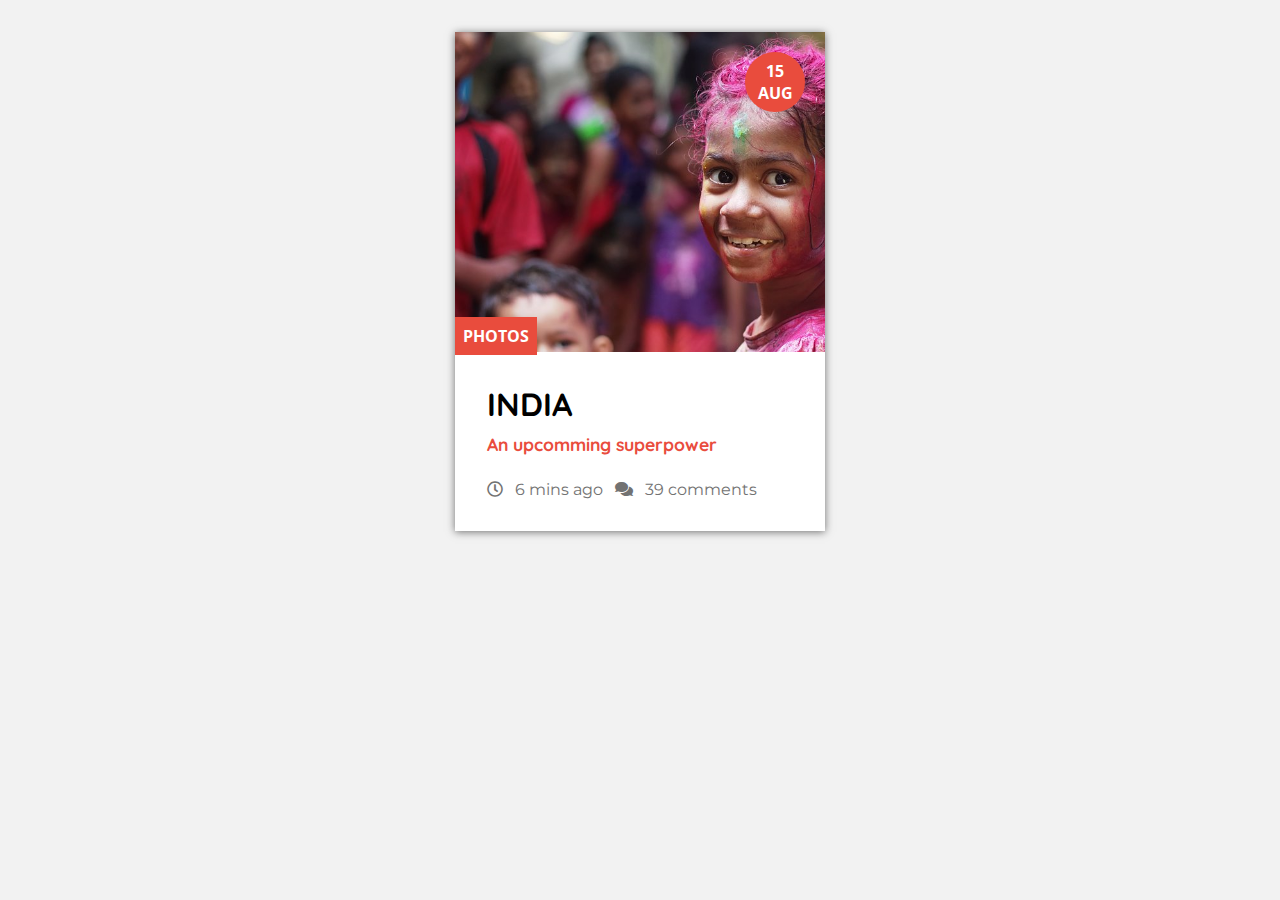
<file: carte_animee/index.html>
<!DOCTYPE html>
<html lang="en">
<head>
    <meta charset="UTF-8">
    <meta name="viewport" content="width=device-width, initial-scale=1.0">
    <title>Carte animée</title>
    <link rel="stylesheet" href="./css/style_principal.css">
    <link rel="stylesheet" href="https://cdnjs.cloudflare.com/ajax/libs/font-awesome/5.14.0/css/all.min.css">
    <link rel="stylesheet" href="http://fonts.googleapis.com/css?family=Open+Sans:400,300,700|Montserrat:400,700">
    <link href="https://fonts.googleapis.com/css2?family=Quicksand:wght@400;500&display=swap" rel="stylesheet"> 

</head>
<body>
    <article class="card">
        <!--Partie supérieure - image-->
        <div class="img_card">
            <div class="voile_blanc">
                <a herf="#">
                </a>
                <div class="date">
                    <div class="jour_mois">15<br/>
                    Aug</div>
                </div>
            </div>
        </div>
        <!--Partie inférieure - contenu-->
        <div class="contenu">
            <div class="block_mouvant">
                <div class="photo">Photos</div>
                <div class="contenu_header">
                    <h1>India</h1>
                    <h2>An upcomming superpower</h2>
                </div>
            </div>
            <div class="extrait">
                <p>India is a vast South Asian country with diverse terrain - from Himalayan peaks to Indian Ocean coastline - and history reaching back 5 millennia.</p>
            </div>
            <div class="comments">
                <span><i class="far fa-clock"></i> 6 mins ago</span>
                <span><i class="fas fa-comments"></i> 39 comments</span>
            </div>
        </div>
    </article>
</body>
</html>
</file>
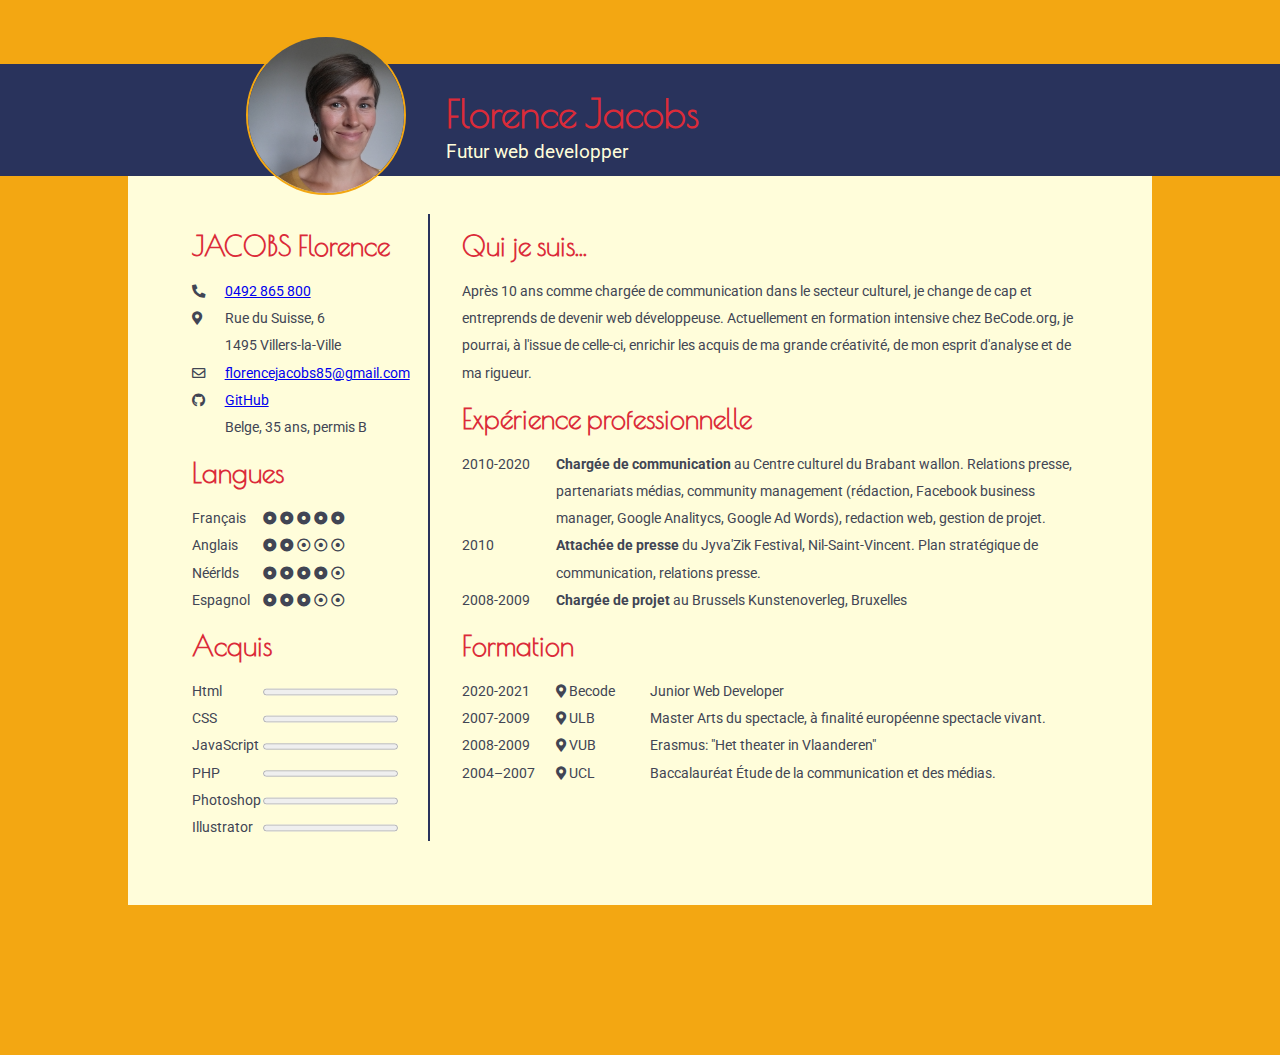
<file: mon_cv/index.html>
<!DOCTYPE html>
<html lang="en">
<head>
    <meta charset="UTF-8">
    <meta name="viewport" content="width=device-width, initial-scale=1.0">
    <title>CV_JACOBS_Florence</title>
    <link rel="stylesheet" href="style.css">
    <link rel="stylesheet" href="https://cdnjs.cloudflare.com/ajax/libs/font-awesome/5.14.0/css/all.min.css">
    <link href="https://fonts.googleapis.com/css2?family=Poiret+One&family=Roboto&display=swap" rel="stylesheet">
</head>
<page>
<body>
    <aside>
        <div class="bandeau">
            <div class="photo">
                <img src="img/profil_FJ.png" alt="Photo FJ">
            </div>
            <div class="nom_fonction">
                <h1>Florence Jacobs</h1>
                <p>Futur web developper</p>
            </div>
        </div>
    </aside>
    <article>
    <div class="container_principal">
        <div class="flex_gauche">
            <div class="section_grid_contact">
                <div class="titre_grid"><h1>JACOBS Florence</h1></div>
                <div><i class="fas fa-phone-alt"></i></div>
                <div class="icone"><a href="tel:+32492 865 800">0492 865 800</a></div>
                <div><i class="fas fa-map-marker-alt"></i></div>
                <div class="icone">Rue du Suisse, 6</br> 1495 Villers-la-Ville</div>
                <div><i class="far fa-envelope"></i></div>
                <div class="icone"><a href="mailto:florencejacobs85@gmail.com">florencejacobs85@gmail.com</a></div>
                <div><i class="fab fa-github"></i></div>
                <div class="icone"><a href="https://github.com/FlorenceJacobs">GitHub</a></div>
                <div> &nbsp;</div>
                <div class="icone">Belge, 35 ans, permis B</div>
            </div>
            <div class="section_grid">
                <div class="titre_grid"><h1>Langues</h1>
                </div>
                <div>Français</div>
                <div><i class="fas fa-dot-circle"></i> <i class="fas fa-dot-circle"></i> <i class="fas fa-dot-circle"></i> <i class="fas fa-dot-circle"></i> <i class="fas fa-dot-circle"></i></div>
                <div>Anglais</div>
                <div><i class="fas fa-dot-circle"></i> <i class="fas fa-dot-circle"></i> <i class="far fa-dot-circle"></i> <i class="far fa-dot-circle"></i> <i class="far fa-dot-circle"></i></div>
                <div>Néérlds</div>
                <div><i class="fas fa-dot-circle"></i> <i class="fas fa-dot-circle"></i> <i class="fas fa-dot-circle"></i> <i class="fas fa-dot-circle"></i> <i class="far fa-dot-circle"></i></div>
                <div>Espagnol</div>
                <div><i class="fas fa-dot-circle"></i> <i class="fas fa-dot-circle"></i> <i class="fas fa-dot-circle"></i> <i class="far fa-dot-circle"></i> <i class="far fa-dot-circle"></i></div>
            </div>
            <div class="section_grid">
                <div class="titre_grid"><h1>Acquis</h1>
                </div>
                <div>Html</div>
                <div><progress value="20%" max="200" color="#db2b39">50%</progress></div>
                <div>CSS</div>
                <div><progress value="20%" max="100">50%</progress></div>
                <div>JavaScript</div>
                <div><progress value="5%" max="100">50%</progress></div>
                <div>PHP</div>
                <div><progress value="5%" max="100">50%</progress></div>
                <div>Photoshop</div>
                <div><progress value="80%" max="100">50%</progress></div>
                <div>Illustrator</div>
                <div><progress value="80%" max="100">50%</progress></div>
            </div>
        </div>
        <div class="flex_droit">
            <div>
                <h1>Qui je suis...</h1>
                <p>Après 10 ans comme chargée de communication dans le secteur culturel, je change de cap et entreprends de devenir web développeuse. Actuellement en formation intensive chez BeCode.org, je pourrai, à l'issue de celle-ci, enrichir les acquis de ma grande créativité, de mon esprit d'analyse et de ma rigueur.</p>
            </div>
            <div class="section_grid_work">
                <div class="titre_grid"><h1>Expérience professionnelle</h1></div>
                <div>2010-2020</div>
                <div><b>Chargée de communication</b> au Centre culturel du Brabant wallon. Relations presse, partenariats médias, community management (rédaction, Facebook business manager, Google Analitycs, Google Ad Words), redaction web, gestion de projet.</div>
                <div>2010</div>
                <div><b>Attachée de presse</b> du Jyva'Zik Festival, Nil-Saint-Vincent. Plan stratégique de communication, relations presse.</div>
                <div>2008-2009</div>
                <div><b>Chargée de projet</b> au Brussels Kunstenoverleg, Bruxelles</div>
            </div>
            <div class="section_grid_education">
                <div class="titre_grid_education"><h1>Formation</h1></div>
                <div>2020-2021</div>
                <div><i class="fas fa-map-marker-alt"></i> Becode</div>
                <div>Junior Web Developer</div>
                <div>2007-2009</div>
                <div><i class="fas fa-map-marker-alt"></i> ULB</div>
                <div>Master Arts du spectacle, à finalité européenne spectacle vivant.
                </div>
                <div>2008-2009</div>
                <div><i class="fas fa-map-marker-alt"></i> VUB</div>
                <div>Erasmus: "Het theater in Vlaanderen" </div>
                <div>2004–2007</div>
                <div><i class="fas fa-map-marker-alt"></i> UCL</div>
                <div>Baccalauréat Étude de la communication et des médias.</div>
            </div>
        </div>
    </div>
</article> 
</body>
</page>
</html>
</file>
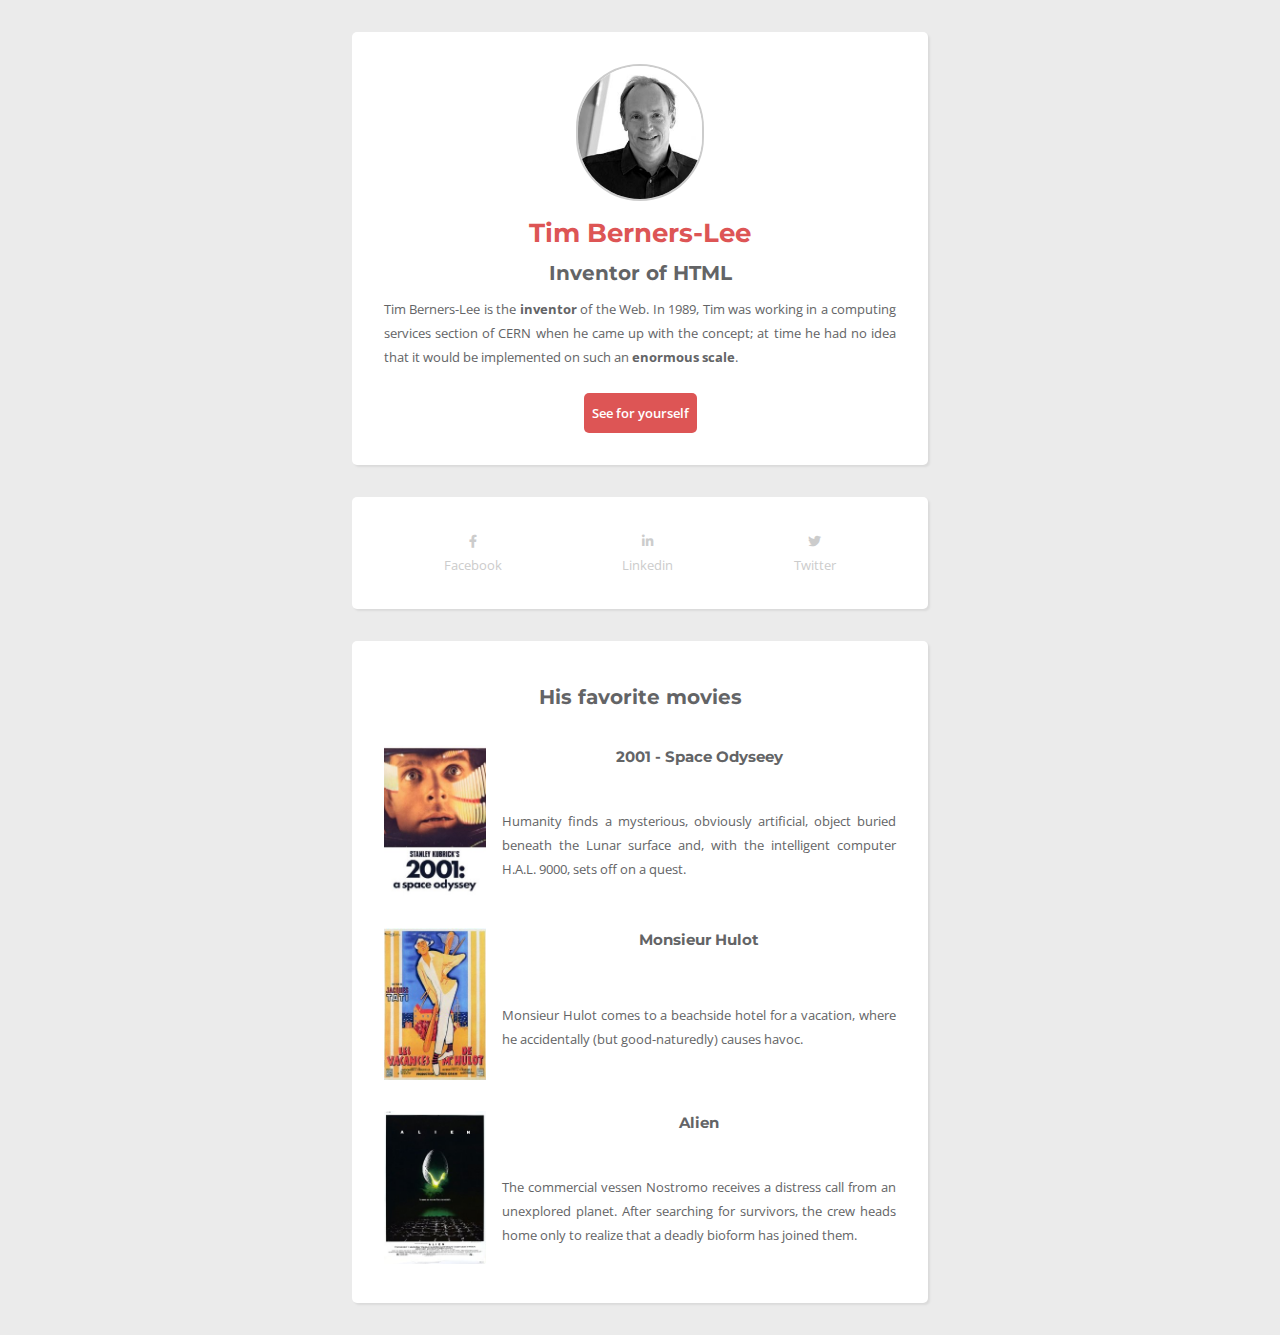
<file: tim_berners_lee/index.html>
<!DOCTYPE html>
<html lang="en">
<head>
    <meta charset="UTF-8">
    <meta name="viewport" content="width=device-width, initial-scale=1.0">
    <title>Tim Berners-Lee</title>
    <link rel="stylesheet" href="style.css">
    <link rel="stylesheet" href="https://cdnjs.cloudflare.com/ajax/libs/font-awesome/5.14.0/css/all.min.css">
    <link rel="stylesheet" href="http://fonts.googleapis.com/css?family=Open+Sans:400,300,700|Montserrat:400,700">
</head>
<body>
    <article>
        <div class="item_flex intro">
            <div class="profil"><img src="img/TBL_profil.jpg"></div>
            <h1>Tim Berners-Lee</h1>
            <h2>Inventor of HTML</h2>
            <p>Tim Berners-Lee is the <b>inventor</b> of the Web. In 1989, Tim was working in a computing services section of CERN when he came up with the concept; at time he had no idea that it would be implemented on such an <b>enormous scale</b>.</p>
            <p>&nbsp;</p>
            <div class="bouton"><p><a href="https://fr.wikipedia.org/wiki/Tim_Berners-Lee">See for yourself</a></p>
            </div>
        </div>
        <aside>
            <div class="item_flex social_links">
                <div><i class="fab fa-facebook-f"></i>
                <p>Facebook</p>
                </div>
                <div><i class="fab fa-linkedin-in"></i>
                <p>Linkedin</p>
                </div>
                <div><i class="fab fa-twitter"></i>
                <p>Twitter</p>
                </div>
            </div>
        </aside>
        <div class="item_flex film">
            <h2>His favorite movies</h2>
            <p>&nbsp;</p>
            <div class="film_grid">
                <div class="affiche"><img src="img/space_odyssey.jpg"></div>
                <div class="titre"><h3>2001 - Space Odyseey</h3></div>
                <div class="synopsis"><p>Humanity finds a mysterious, obviously artificial, object buried beneath the Lunar surface and, with the intelligent computer H.A.L. 9000, sets off on a quest.</p></div>
            </div>
            <p>&nbsp;</p>
            <div class="film_grid">
                <div class="affiche"><img src="img/vacances_hulot.jpg"></div>
                <div class="titre"><h3>Monsieur Hulot</h3></div>
                <div class="synopsis"><p>Monsieur Hulot comes to a beachside hotel for a vacation, where he accidentally (but good-naturedly) causes havoc.</p></div>
            </div>
            <p>&nbsp;</p>
            <div class="film_grid">
                <div class="affiche"><img src="img/alien.jpg"></div>
                <div class="titre"><h3>Alien</h3></div>
                <div class="synopsis"><p>The commercial vessen Nostromo receives a distress call from an unexplored planet. After searching for survivors, the crew heads home only to realize that a deadly bioform has joined them.</p></div>
            </div>
        </div>
    </article>
</body>
</html>
</file>
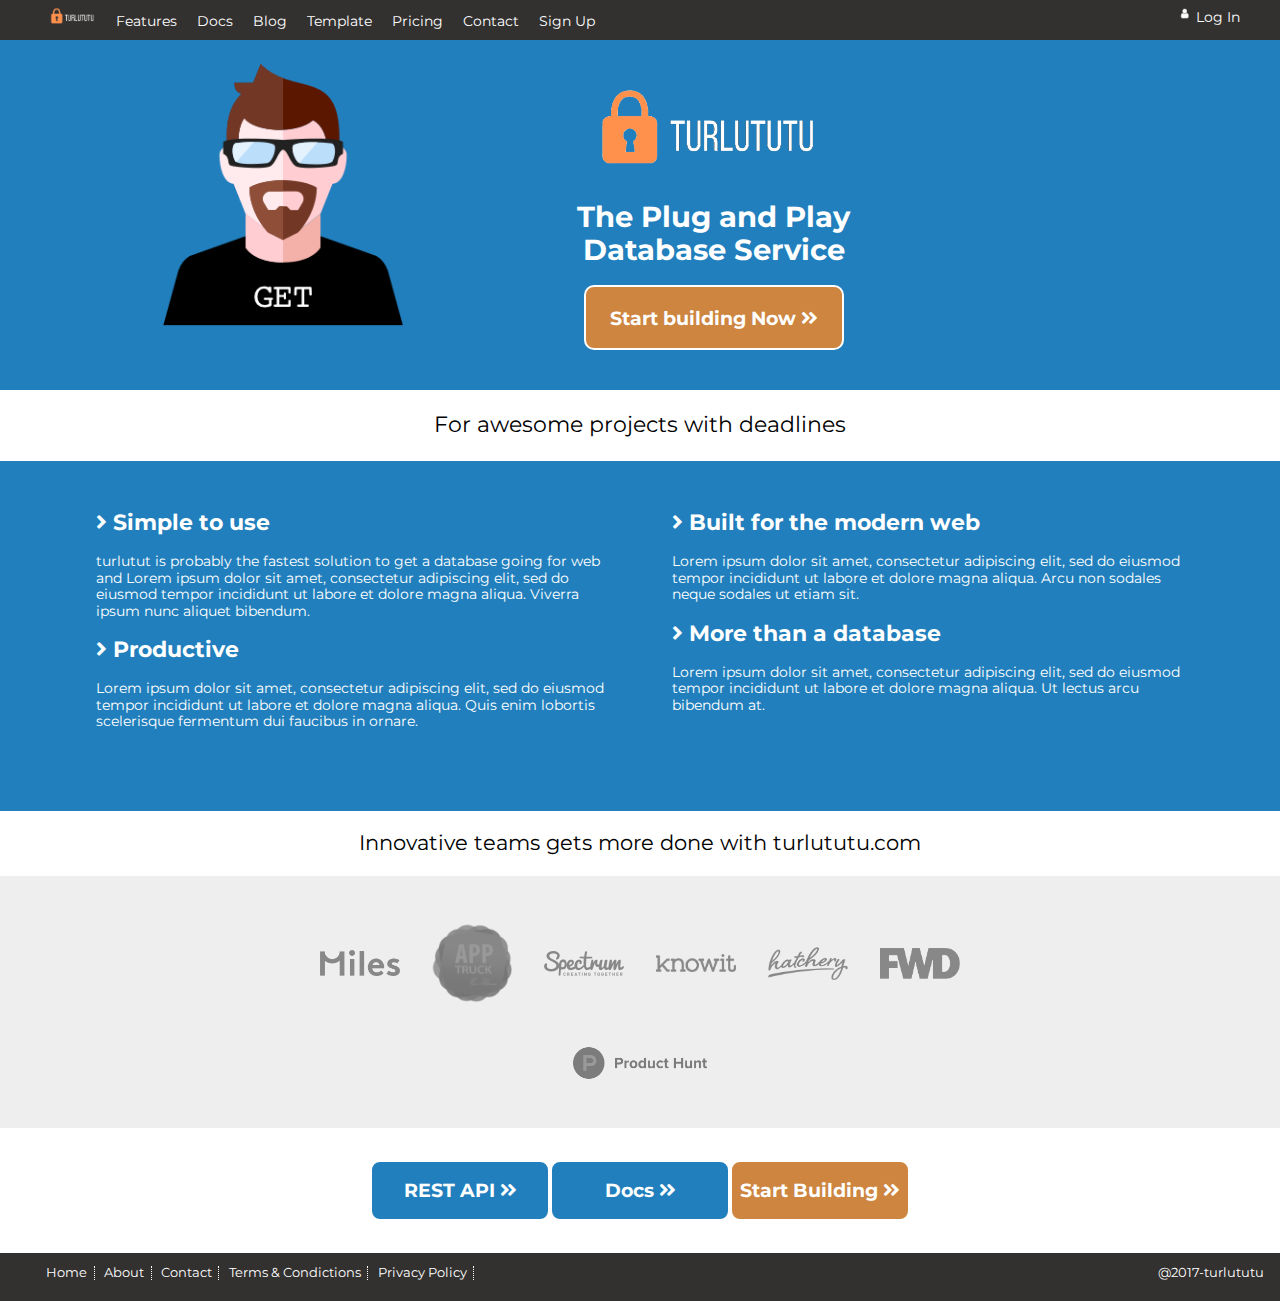
<file: turlututu/index.html>
<!DOCTYPE html>
<html lang="en">
                           <!---------Head----------->
<head>
    <meta charset="UTF-8">
    <meta name="viewport" content="width=device-width, initial-scale=1.0">
    <title>Turlututu_home_page</title>
    <link rel="stylesheet" href="https://cdnjs.cloudflare.com/ajax/libs/font-awesome/5.14.0/css/all.min.css">
    <link rel="stylesheet" href="style.css">
    <link href="https://fonts.googleapis.com/css2?family=Montserrat:wght@300;400&display=swap" rel="stylesheet">
                           <!---------Body----------->
</head>
    <body>
                            <!---------Header----------->
        <header>
            <section>
                <nav>
                    <div class="nav_principale">
                        <ul>
                            <li class="logo_nav"><img src="img/logo_turlututu.png" alt="logo_turlututu"></li>
                            <li><a href="#">Features</a></li>
                            <li><a href="#">Docs</a></li>
                            <li><a href="#">Blog</a></li>
                            <li><a href="#">Template</a></li>
                            <li><a href="#">Pricing</a></li>
                            <li><a href="#">Contact</a></li>
                            <li><a href="#">Sign Up</a></li>
                            <li class="login"><a href="#"><img src="img/login.png" alt="login">Log In</a></li>
                        </ul>
                    </div>
                </nav>
            </section>
        </header>
                       <!---------CallToAction----------->
            <section class="calltoaction">
                <div class="colonne1CTA">
                    <img title="JSgeek" src="img/JSGeek.png" onmouseover="this.src='img/JSGeek_casquette.png'" onmouseout="this.src='img/JSGeek.png'" />
                </div>
                <div class="colonne3CTA">
                    <p><img src="img/logo_turlututu.png" alt="logo_turlututu"></p>
                    <h1>The Plug and Play Database Service</h1>
                    <div class="button">
                        <p><a href="#">Start building Now <i class="fas fa-angle-double-right"></i></a></p>
                    </div>
                </div>
                <div class="colonne2CTA">
                    <p>&nbsp;</p>
                </div>
            </section>
                   <!---------Intersection----------->
            <section>
                <div class="intersection">
                    <p>For awesome projects with deadlines</p>
                </div>
                      <!---------Resume----------->
                <div class="resum">
                    <div class="colonne1Resum">
                        <h2><a href="#"><i class="fas fa-angle-right"></i> Simple to use</a></h2>
                        <p>
                        turlutut is probably the fastest solution to get a database going for web and Lorem ipsum dolor sit amet, consectetur adipiscing elit, sed do eiusmod tempor incididunt ut labore et dolore magna aliqua. Viverra ipsum nunc aliquet bibendum.
                        </p>
                        <h2><a href="#"><i class="fas fa-angle-right"></i> Productive</a></h2>
                        <p>
                        Lorem ipsum dolor sit amet, consectetur adipiscing elit, sed do eiusmod tempor incididunt ut labore et dolore magna aliqua. Quis enim lobortis scelerisque fermentum dui faucibus in ornare.
                        </p>
                    </div>
                    <div class="colonne2Resum">
                        <h2><a href="#"><i class="fas fa-angle-right"></i> Built for the modern web</a></h2>
                        <p>
                        Lorem ipsum dolor sit amet, consectetur adipiscing elit, sed do eiusmod tempor incididunt ut labore et dolore magna aliqua. Arcu non sodales neque sodales ut etiam sit.
                        </p>
                        <h2><a href="#"><i class="fas fa-angle-right"></i> More than a database</a></h2>
                        <p>
                        Lorem ipsum dolor sit amet, consectetur adipiscing elit, sed do eiusmod tempor incididunt ut labore et dolore magna aliqua. Ut lectus arcu bibendum at.
                        </p>
                    </div>
                </div>
            </section>
                <!---------Intersection Brands----------->
            <section class="intersection_brands">
                <p>Innovative teams gets more done with turlututu.com</p>
            </section>
            <section class="brands_bkgr">
                <div class="brands">
                    <img src="img/miles.png" alt="Miles">
                    <img src="img/apptruck.png" alt="APPtruck">
                    <img src="img/spectrum.png" alt="Spectrum">
                    <img src="img/knowit.png" alt="knowit">
                    <img src="img/hatchery.png" alt="hatchery">
                    <img src="img/fwd.png" alt="FWD">
                </div>
                <div class=product_hunt><img src="img/product-hunt-logo-horizontal-orange.png" alt="Product Hunt">
                </div>             
            </section>
                <!---------Button Call to Action----------->
            <section>
                <div class="button_bottom">
                    <a href="#" class="bouton_bleu">REST API <i class="fas fa-angle-double-right"></i></a>
                    <a href="#" class="bouton_bleu">Docs <i class="fas fa-angle-double-right"></i></a>
                    <a href="#" class="bouton_orange">Start Building <i class="fas fa-angle-double-right"></i></a>
                </div>
            </section>
                       <!---------Footer----------->
        <footer>
            <nav class="menu_footer">
                <div class="colonne1footer">
                    <ul>
                        <li><a href="#">Home</a></li>
                        <li><a href="#">About</a></li>
                        <li><a href="#">Contact</a></li>
                        <li><a href="#">Terms & Condictions</a></li>
                        <li><a href="#">Privacy Policy</a></li>
                    </ul>
                </div>
                <div class="colonne2footer">
                    <p>@2017-turlututu</p>
                </div>
            </nav>
        </footer>
    </body>
</html>
</file>
<file: carte_animee/css/style_principal.css>
@charset "UTF-8";
*,
*::after,
*::before {
  margin: 0;
  padding: 0;
  box-sizing: inherit;
}

body {
  font: 100% "Montserrat", sans-serif;
  color: #727272;
  background-color: #f2f2f2;
}

/* conteneur principal pour :hover */
.card {
  position: relative;
  width: 370px;
  margin: 2rem auto;
  box-shadow: 0px 1px 8px 0px #707070;
  cursor: pointer;
  transition: 500ms;
}
.card:hover {
  box-shadow: 1px 2px 12px 1px #707070;
}
.card:hover .img_card {
  background-size: 140%;
}
.card:hover .voile_blanc {
  background-color: rgba(255, 255, 255, 0.514);
}
.card:hover .block_mouvant {
  transform: translateY(-128px);
}

/* Partie supérieure - image */
.img_card {
  width: 370px;
  height: 320px;
  background: url(../img/pinkindiangirl.jpg) no-repeat;
  background-size: 130%;
  transition: all 500ms ease-in-out;
}

.voile_blanc {
  transition: background-color 500ms ease-in-out;
  height: 370px;
}

.date {
  text-transform: uppercase;
  background-color: #e94c3d;
  color: #ffffff;
  text-align: center;
  font-weight: bold;
  font-family: "Open Sans", sans-serif;
  position: absolute;
  display: flex;
  align-items: center;
  justify-content: center;
  height: 60px;
  width: 60px;
  right: 20px;
  margin-top: 20px;
  border-radius: 100%;
}

.photo {
  text-transform: uppercase;
  background-color: #e94c3d;
  color: #ffffff;
  text-align: center;
  font-weight: bold;
  font-family: "Open Sans", sans-serif;
  display: inline-block;
  padding: 0.5rem;
  position: absolute;
  margin-top: -35px;
}

/* Partie inférieure - contenu */
h1 {
  color: black;
  text-transform: uppercase;
  font-family: "Quicksand", sans-serif;
}

h2 {
  color: #e94c3d;
  font-family: "Quicksand", sans-serif;
  font-size: 110%;
}

.contenu {
  position: relative;
  z-index: 2;
  background-color: #ffffff;
}
.contenu .contenu_header {
  line-height: 2.5rem;
  padding: 2rem 2rem 1rem 2rem;
  background-color: #ffffff;
  width: 306px;
}
.contenu .extrait {
  position: relative;
  padding-right: 2rem;
  padding-left: 2rem;
  line-height: 1.5rem;
  text-align: justify;
  background-color: #ffffff;
}

.block_mouvant {
  position: absolute;
  z-index: 1;
  transition: transform 500ms ease-in-out;
}

.comments {
  padding: 2rem;
}
.comments :first-of-type {
  padding-right: 0.5rem;
}
</file>
<file: mon_cv/style.css>
* {
    margin: 0;
    padding: 0;
    box-sizing: border-box;
    list-style: none;
}

body {
    background-color: #F3A712;
    width: 100%;
    margin: 0;
    padding: 0;
    font-family: 'Roboto', sans-serif;
    color:#414554;
    line-height: 1.7rem;
    font-size: 13.5px;
}

h1, h2 {
    font-family: 'Poiret One', cursive;
    color: #db2b39;
    line-height: 4rem;
}

.bandeau {
    position:absolute;
    height: 7rem;
    background-color: #29335C;
    top: 4rem;
    display: flex;
    flex-direction: row;
    justify-content: center;
    color: #F3A712;
    width: 100%;
    align-items: center;
}

.photo img {
    width: 10rem;
    border: solid 2px #F3A712;
    border-radius: 100px;
}

.nom_fonction {
    padding-inline-start: 2.5rem;
    padding-inline-end: 21rem;
    font-size: 140%;
    color: rgb(255, 253, 218);
    line-height: 0.7rem;
}

.container_principal {
    width: 80%;
    height: auto;
    margin: 150px auto;
    background-color: rgb(255, 253, 218);
    padding: 4rem;
    display: flex;
}

.flex_gauche {
    position: relative;
    display: flex;
    flex-direction: column;
    padding-inline-end: 2rem;
}

.section_grid {
    display:grid;
    grid-template-columns: 35% auto;
}

.section_grid_contact {
    display:grid;
    grid-template-columns: 16% auto;
}
.titre_grid {
    grid-area: 1 / 1 / 2 / 3;
    line-height: 2rem;
}

.icone {
    justify-self: flex-start;
}

.flex_droit {
    position:relative;
    display: flex;
    flex-direction: column;
    padding-inline-start: 2rem;
    border-inline-start: solid 2px #29335C;
}
.section_grid_work {
    display:grid;
    grid-template-columns: 15% auto;
}

.section_grid_education {
    display:grid;
    grid-template-columns: 15% 15% auto;
}

.titre_grid_education {
    grid-area: 1 / 1 / 2 / 4;
    line-height: 2rem;
}
</file>
<file: tim_berners_lee/style.css>
* {
    margin: 0;
    padding: 0;
    box-sizing: border-box;
    list-style: none;
}

body {
    display: flex;
    flex-direction: row;
    flex-wrap: wrap;
    background-color: #ebebeb;
    color:#636466;
    font-family: 'Open Sans', sans-serif;
    font-size: 13px;
    line-height: 1.5rem;
}

h1, h2, h3 {
    font-family: 'Montserrat', sans-serif;
    text-align: center;
}

h1 {
    color: #dd5555;
    line-height: 2rem;
}

h2 {
    line-height: 3rem;
}

a { 
    text-decoration:none;
    color: white;
    font-weight: 600;
}

.strong {
    font-size: 600;
}

.item_flex {
    width: 45%;
    background: white;
    margin: 2rem 27.5%;
    box-shadow: 2px 2px 2px 0px #dbdbdb;
    border-radius: 5px;
    text-align: justify;
    padding: 2rem;
}

.intro {
    order: 1;
}

.item_flex .bouton {
    display:block;
    width: max-content;
    background-color: #dd5555;
    padding:0.5rem;
    border-radius: 5px;
    margin:auto; 
}

.profil img {
    display:block;
    width: 8rem;
    border: solid 2px #cccccc;
    border-radius: 100px;
    margin-right:auto;
    margin-left: auto;
    margin-bottom: 1rem;
}

.films {
    order: 3;
}

.film_grid {
    display:grid;
    grid-template-columns: 20% 80%;
    gap: 1rem;
}

.film_grid img {
    object-fit: cover;
    width: 100%;
    max-height: 100%;
}

.titre {
    grid-area: 1 / 2 / 2 / 3;
    align-self: flex-start;
    justify-self: center;
    padding-inline-end: 1rem;
}

.affiche {
    grid-area: 1 / 1 / 3 / 2;
}


.synopsis {
    grid-area: 2 / 2 / 3 / 3;
    padding-inline-end: 1rem;
}
.social_links {
    order: 2;
    display:flex;
    justify-content: space-around;
    color: #cccccc;
    text-align: center;
}
</file>
<file: turlututu/style.css>
/*! normalize.css v8.0.1 | MIT License | github.com/necolas/normalize.css */

/***************** Général*******************/

html {
    line-height: 1.15; /* 1 */
    -webkit-text-size-adjust: 100%; /* 2 */
  }
  
ul {
    list-style: none;
}

a {
    text-decoration: none;
    color: white;
}
  
/***************** Body*******************/
body {
    font-family:'Montserrat', sans-serif;
    font-size: 0.9rem;
    margin: 0;
  }

/***************** Navigation TOP *******************/
.nav_principale {
    background-color: rgb(51, 48, 48);
    position: fixed;
    margin: 0rem;
    top: 0%;
    width: 100%;
    height: 2.5rem;
    display: flex; /* contexte sur le parent */
    flex-direction: column; /* direction d'affichage verticale */
    justify-content: center;
}

.nav_principale li {
    padding: 0.5rem;
    padding-bottom: 0.8rem;
    display:inline-block;
}

.logo_nav img {
    width : 3rem;
}

.login {
    float: right;
    top: 0%;
    margin-right: 2rem;
}
.login img {
    margin-right: 0.3rem;
    width: 13px;
}

/***************** Call to Action - button *******************/
.calltoaction {
    margin-top:2.5rem;
    display: block;
    background-color: rgb(34, 127, 189);
    height: 350px;
    color: white;
}

.calltoaction img {
    width: 15rem;
    margin-top: 1.5rem;
    margin-right: 1rem;
}

.colonne1CTA {
    float: left;
    width: 33%;
    margin-left: 5rem;
    text-align: center;
}

.colonne2CTA {
    float: right;
    width: 33%;
    margin-right: 5rem;
}

.colonne3CTA {
    overflow: hidden;
    width: 33%;
    text-align: center;
}

.button {
    display: inline-block;
    padding: 0 1.5rem;
    background-color: #cd853f;
    border: white solid 2px;
    border-radius: 10px;
    width: auto;
    font-size: 1.2rem;
    font-weight: 700;
}

/***************** Intersection*******************/
.intersection {
    font-size: 1.4rem;
    color: black;
    text-align: center;
}

/***************** RESUM *******************/
.resum {
    display: block;
    background-color: rgb(34, 127, 189);
    height: 350px;
    color: white;
}

.colonne1Resum {
    float: left;
    width: 40%;
    margin-left: 6rem;
    margin-top: 2rem;
}

.colonne2Resum {
    float: right;
    width: 40%;
    margin-right: 6rem;
    margin-top: 2rem;
}

/***************** Intersection *******************/
.intersection_brands {
    font-size: 1.3rem;
    color: black;
    text-align: center;
}

/***************** Brands *******************/
.brands_bkgr {
    background-color: rgb(238, 238, 238);
    display: block;
    padding-bottom: 2rem;
    text-align: center;

}
.brands {
    display: flex;
    flex-direction: row;
    justify-content: center;
    align-items: center;
}

.brands img{
    max-width: 5rem;
    padding-right: 1rem;
    padding-top: 3rem;
    padding-bottom: 2rem;
    padding-left: 1rem;
    filter: grayscale(1) contrast(.2);
    text-align: center;
}

.product_hunt img {
    filter: grayscale(1) contrast(.2);
    max-width: 10rem;
    text-align: center;
    margin: 0 auto;
    
}

/***************** Boutons d'appel *******************/
.button_bottom {
    display: flex;
    flex-direction: row;
    justify-content: center;
    align-items: center;
    padding-bottom: 2rem;
}

.bouton_bleu {
    display: inline-block;
    width: 11rem;
    background-color: rgb(34, 127, 189);
    border: white solid 2px;
    border-radius: 10px;
    font-size: 1.2rem;
    font-weight: 700;
    padding-top: 1.1rem;
    padding-bottom: 1.1rem;
    text-align: center;
    margin-top: 2rem;
}

.bouton_orange {
    display: inline-block;
    width: 11rem;
    background-color: #cd853f;
    border: white solid 2px;
    border-radius: 10px;
    font-size: 1.2rem;
    font-weight: 700;
    padding-top: 1.1rem;
    padding-bottom: 1.1rem;
    text-align: center;
    margin-top: 2rem;
}

/***************** Footer *******************/
.menu_footer {
    background-color: rgb(51, 48, 48);
    height: 3rem;
    color: white;
    font-size: 0.8rem;
    display: block;
    margin: 0px;
}

.colonne1footer {
    float: left;
    color: white;
    margin-right: 1rem;
}

.colonne1footer li {
        padding-right:0.4rem;
        padding-left: 0.4rem;
        display:inline-block;
        border-right: 1px dotted white;
}

.colonne2footer {
    float: right;
    margin-right: 1rem;
    color: white;
}
</file>
